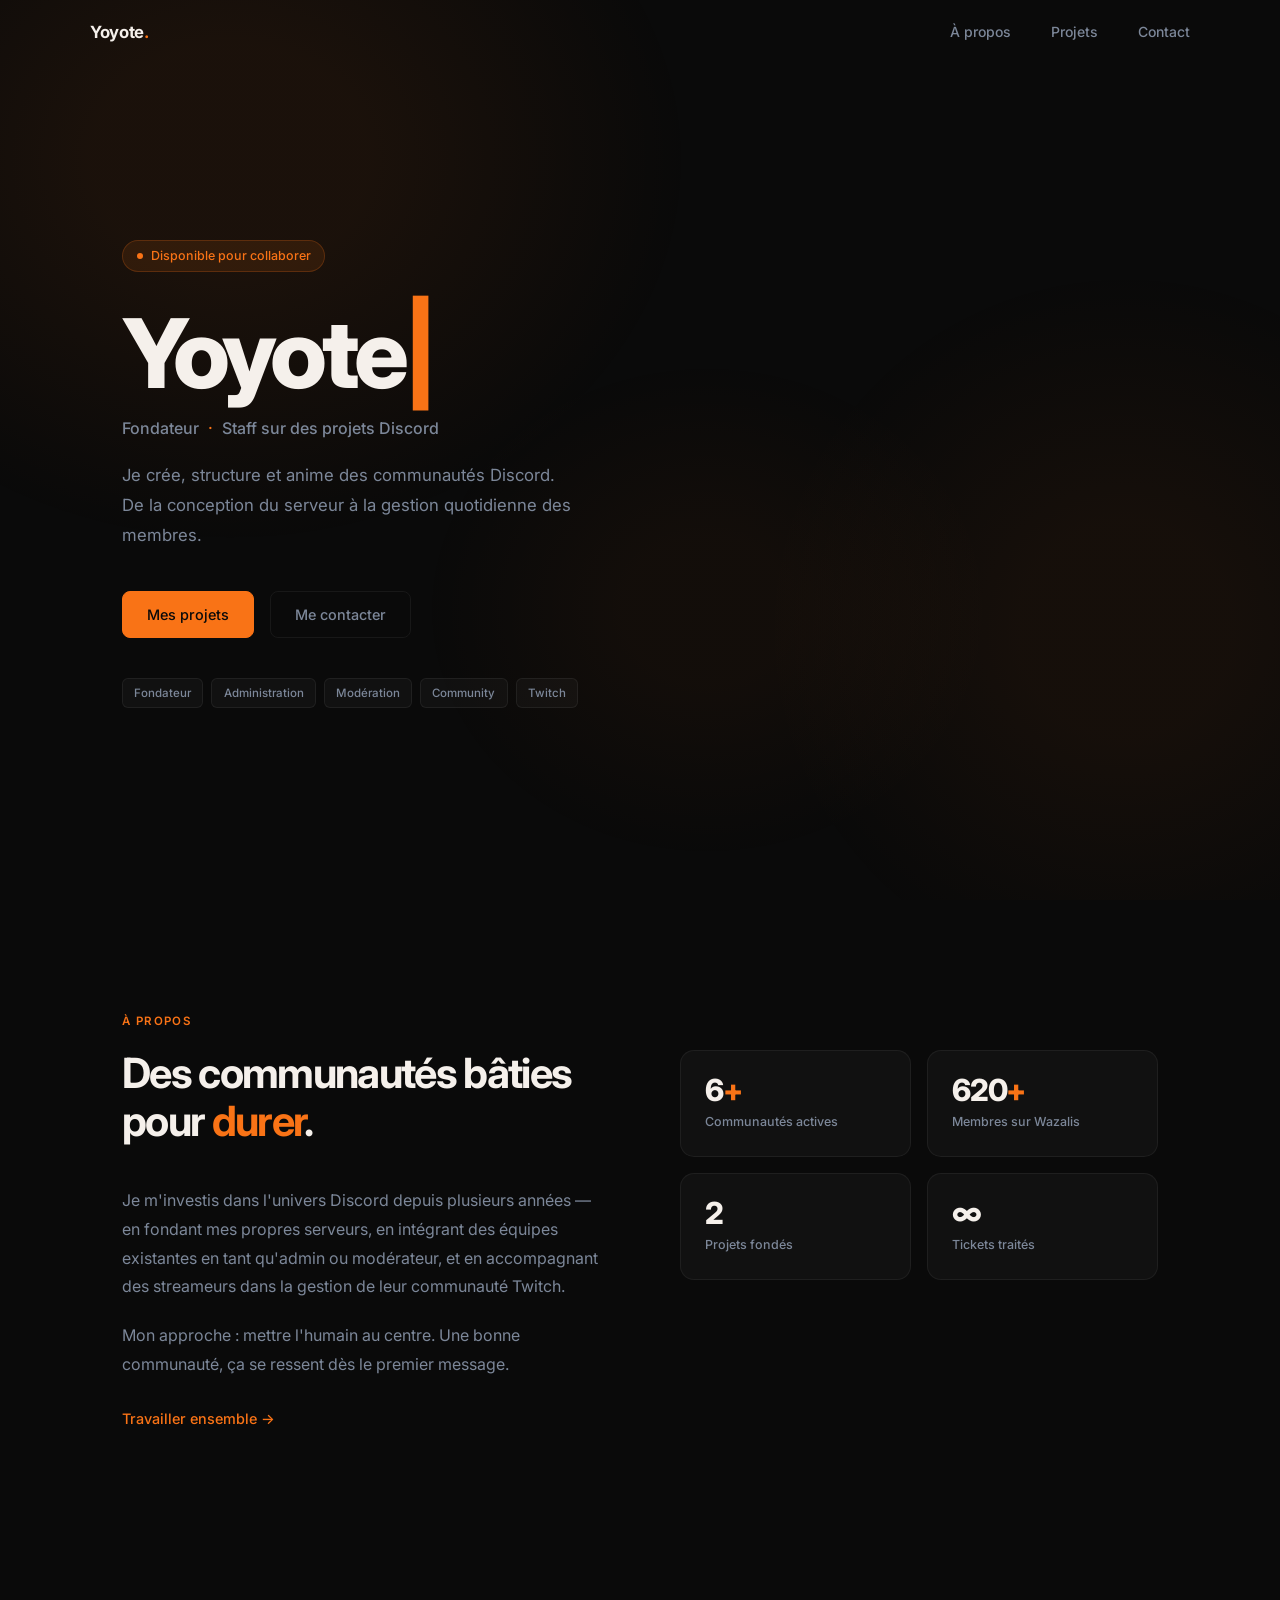
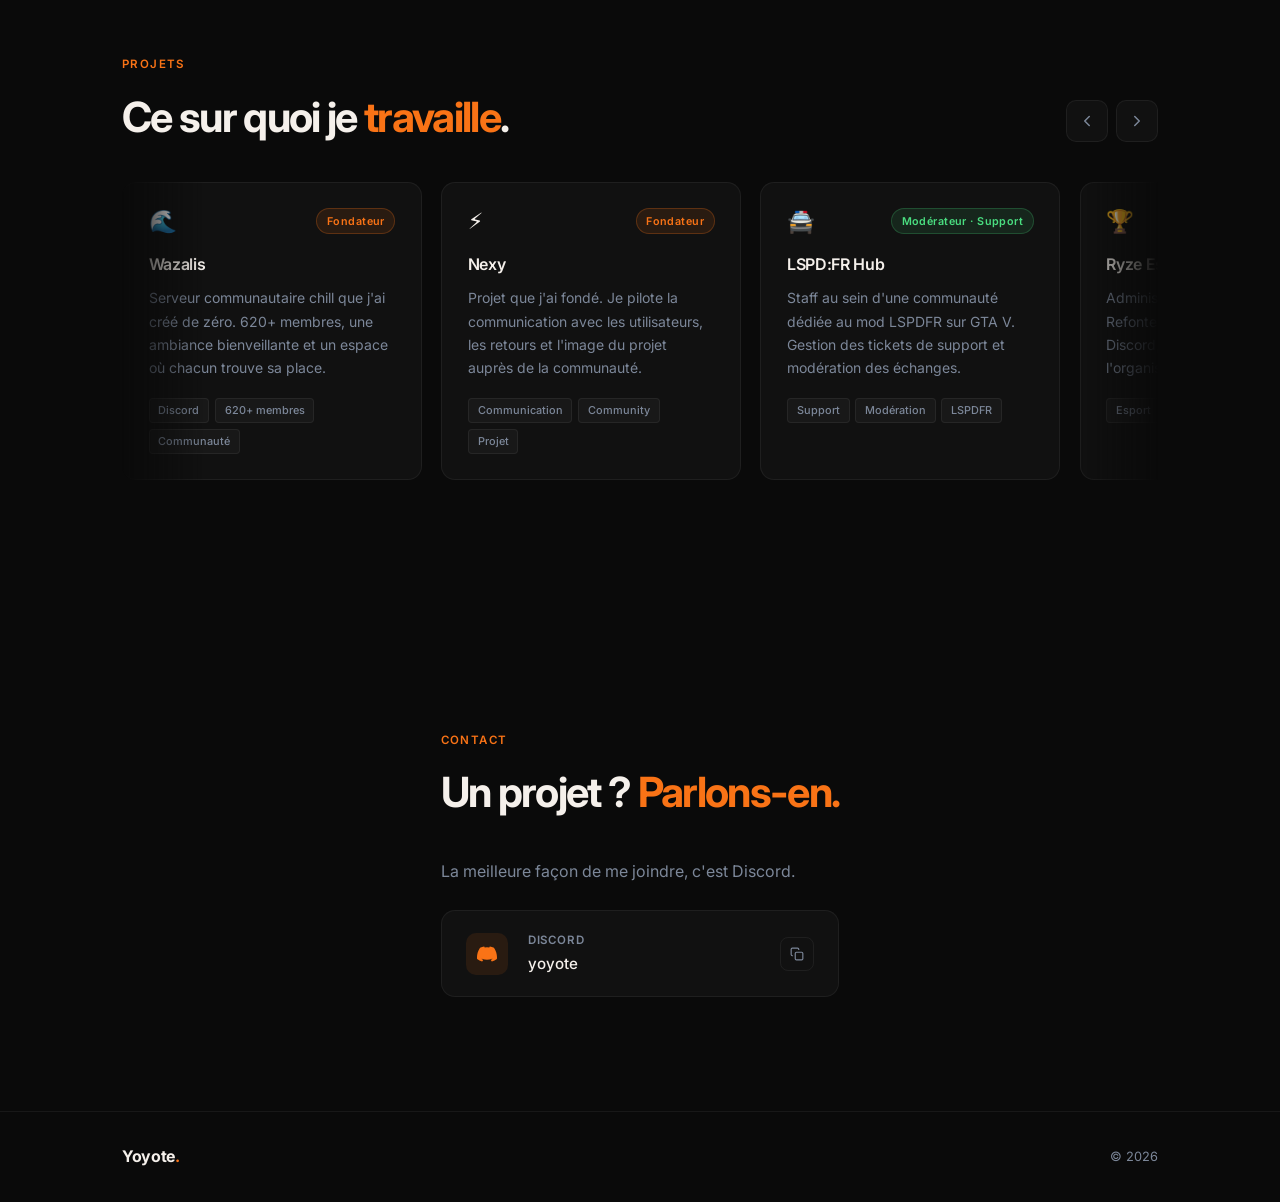
<file: index.html>
<!DOCTYPE html>
<html lang="fr">
<head>
  <meta charset="UTF-8" />
  <meta name="viewport" content="width=device-width, initial-scale=1.0" />
  <title>Yoyote</title>
  <meta name="description" content="Yoyote — Fondateur de projets Discord et membre du staff (administration, modération) sur plusieurs communautés." />
  <meta name="theme-color" content="#0a0a0a" />
  <link rel="canonical" href="https://yoyote07.github.io/" />
  <link rel="icon" href="favicon.svg" type="image/svg+xml" />
  <link rel="apple-touch-icon" href="apple-touch-icon.png" />

  <meta property="og:type" content="website" />
  <meta property="og:locale" content="fr_FR" />
  <meta property="og:url" content="https://yoyote07.github.io/" />
  <meta property="og:title" content="Yoyote — Fondateur &amp; staff Discord" />
  <meta property="og:description" content="Je crée, structure et anime des communautés Discord. De la conception du serveur à la gestion quotidienne des membres." />
  <meta property="og:image" content="https://yoyote07.github.io/og-image.png" />
  <meta property="og:image:width" content="1200" />
  <meta property="og:image:height" content="630" />
  <meta property="og:image:alt" content="Yoyote — Fondateur · Staff sur des projets Discord" />
  <meta name="twitter:card" content="summary_large_image" />
  <script type="application/ld+json">
  {
    "@context": "https://schema.org",
    "@type": "Person",
    "name": "Yoyote",
    "url": "https://yoyote07.github.io/",
    "image": "https://yoyote07.github.io/og-image.png",
    "knowsAbout": ["Discord", "Administration", "Modération", "Gestion de communauté"]
  }
  </script>
  <link rel="preconnect" href="https://fonts.googleapis.com" />
  <link rel="preconnect" href="https://fonts.gstatic.com" crossorigin />
  <link href="https://fonts.googleapis.com/css2?family=Inter:wght@400;500;600;700;800&display=swap" rel="stylesheet" />
  <link rel="stylesheet" href="style.css" />
  <script>document.documentElement.classList.add('js');</script>
</head>
<body>

  <div class="bg-lights" aria-hidden="true">
    <div class="bg-light l1"></div>
    <div class="bg-light l2"></div>
    <div class="bg-light l3"></div>
  </div>

  <nav class="nav" id="nav">
    <div class="nav-inner">
      <a href="#" class="nav-logo">Yoyote<span class="dot-acc">.</span></a>
      <ul class="nav-links">
        <li><a href="#about" data-section="about">À propos</a></li>
        <li><a href="#projects" data-section="projects">Projets</a></li>
        <li><a href="#contact" data-section="contact">Contact</a></li>
      </ul>
      <button class="nav-toggle" id="nav-toggle" aria-label="Ouvrir le menu" aria-expanded="false" aria-controls="mobile-menu">
        <span></span><span></span>
      </button>
    </div>
  </nav>

  <div class="mobile-menu" id="mobile-menu">
    <ul>
      <li><a href="#about" class="mobile-link">À propos</a></li>
      <li><a href="#projects" class="mobile-link">Projets</a></li>
      <li><a href="#contact" class="mobile-link">Contact</a></li>
    </ul>
  </div>

  <main>

    <section class="hero" id="hero">
      <div class="hero-inner">
        <div class="hero-badge fade-hero">
          <span class="badge-dot"></span>
          Disponible pour collaborer
        </div>
        <h1 class="hero-title fade-hero">
          <span class="sr-only">Yoyote</span><span id="typed-name" aria-hidden="true">Yoyote</span><span class="blink" id="blink" aria-hidden="true">|</span>
        </h1>
        <p class="hero-sub fade-hero">
          Fondateur <span class="sep">·</span> Staff sur des projets Discord
        </p>
        <p class="hero-desc fade-hero">
          Je crée, structure et anime des communautés Discord.<br class="br-d" />
          De la conception du serveur à la gestion quotidienne des membres.
        </p>
        <div class="hero-actions fade-hero">
          <a href="#projects" class="btn btn-primary">Mes projets</a>
          <a href="#contact" class="btn btn-outline">Me contacter</a>
        </div>
        <div class="hero-tags fade-hero">
          <span>Fondateur</span>
          <span>Administration</span>
          <span>Modération</span>
          <span>Community</span>
          <span>Twitch</span>
        </div>
      </div>
    </section>

    <section class="section" id="about">
      <div class="container">
        <p class="label fade-up">À propos</p>
        <div class="about-grid">
          <div class="fade-up">
            <h2 class="section-title">Des communautés bâties pour <em>durer</em>.</h2>
            <p class="body-text">
              Je m'investis dans l'univers Discord depuis plusieurs années — en fondant mes propres serveurs,
              en intégrant des équipes existantes en tant qu'admin ou modérateur, et en accompagnant
              des streameurs dans la gestion de leur communauté Twitch.
            </p>
            <p class="body-text">
              Mon approche : mettre l'humain au centre. Une bonne communauté, ça se ressent dès le premier message.
            </p>
            <a href="#contact" class="link-arrow">Travailler ensemble →</a>
          </div>
          <div class="stats-grid fade-up">
            <div class="stat">
              <div class="stat-val">6<span class="acc">+</span></div>
              <div class="stat-lbl">Communautés actives</div>
            </div>
            <div class="stat">
              <div class="stat-val">620<span class="acc">+</span></div>
              <div class="stat-lbl">Membres sur Wazalis</div>
            </div>
            <div class="stat">
              <div class="stat-val">2</div>
              <div class="stat-lbl">Projets fondés</div>
            </div>
            <div class="stat">
              <div class="stat-val">∞</div>
              <div class="stat-lbl">Tickets traités</div>
            </div>
          </div>
        </div>
      </div>
    </section>

    <section class="section" id="projects">
      <div class="container">
        <p class="label fade-up">Projets</p>
        <div class="projects-head">
          <h2 class="section-title fade-up">Ce sur quoi je <em>travaille</em>.</h2>
          <div class="carousel-controls fade-up">
            <button class="carousel-btn" id="carousel-prev" aria-label="Projet précédent" aria-controls="carousel-track">
              <svg viewBox="0 0 24 24" fill="none" stroke="currentColor" stroke-width="2" stroke-linecap="round" stroke-linejoin="round" aria-hidden="true"><path d="M15 18l-6-6 6-6"/></svg>
            </button>
            <button class="carousel-btn" id="carousel-next" aria-label="Projet suivant" aria-controls="carousel-track">
              <svg viewBox="0 0 24 24" fill="none" stroke="currentColor" stroke-width="2" stroke-linecap="round" stroke-linejoin="round" aria-hidden="true"><path d="M9 18l6-6-6-6"/></svg>
            </button>
          </div>
        </div>
        <div class="carousel-wrap fade-up">
          <div class="carousel-track" id="carousel-track">
            <div class="carousel-inner" id="carousel-inner">

              <article class="card">
                <div class="card-top">
                  <span class="card-emoji">🌊</span>
                  <span class="role-badge role-founder">Fondateur</span>
                </div>
                <h3 class="card-title">Wazalis</h3>
                <p class="card-desc">Serveur communautaire chill que j'ai créé de zéro. 620+ membres, une ambiance bienveillante et un espace où chacun trouve sa place.</p>
                <div class="card-tags"><span>Discord</span><span>620+ membres</span><span>Communauté</span></div>
              </article>

              <article class="card">
                <div class="card-top">
                  <span class="card-emoji">⚡</span>
                  <span class="role-badge role-founder">Fondateur</span>
                </div>
                <h3 class="card-title">Nexy</h3>
                <p class="card-desc">Projet que j'ai fondé. Je pilote la communication avec les utilisateurs, les retours et l'image du projet auprès de la communauté.</p>
                <div class="card-tags"><span>Communication</span><span>Community</span><span>Projet</span></div>
              </article>

              <article class="card">
                <div class="card-top">
                  <span class="card-emoji">🚔</span>
                  <span class="role-badge role-staff">Modérateur · Support</span>
                </div>
                <h3 class="card-title">LSPD:FR Hub</h3>
                <p class="card-desc">Staff au sein d'une communauté dédiée au mod LSPDFR sur GTA V. Gestion des tickets de support et modération des échanges.</p>
                <div class="card-tags"><span>Support</span><span>Modération</span><span>LSPDFR</span></div>
              </article>

              <article class="card">
                <div class="card-top">
                  <span class="card-emoji">🏆</span>
                  <span class="role-badge role-admin">Administrateur</span>
                </div>
                <h3 class="card-title">Ryze Esport</h3>
                <p class="card-desc">Administrateur de la team esport. Refonte complète de leur serveur Discord, structuration de l'organisation et gestion quotidienne.</p>
                <div class="card-tags"><span>Esport</span><span>Admin</span><span>Refonte serveur</span></div>
              </article>

              <article class="card">
                <div class="card-top">
                  <span class="card-emoji">🌐</span>
                  <span class="role-badge role-staff">Modérateur</span>
                </div>
                <h3 class="card-title">SMG3</h3>
                <p class="card-desc">Modérateur d'une communauté majoritairement anglophone. Gestion multilingue des échanges et maintien d'un espace sain pour tous.</p>
                <div class="card-tags"><span>Anglophone</span><span>Modération</span><span>International</span></div>
              </article>

              <article class="card">
                <div class="card-top">
                  <span class="card-emoji">🎙️</span>
                  <span class="role-badge role-staff">Modérateur</span>
                </div>
                <h3 class="card-title">Streameurs Twitch</h3>
                <p class="card-desc">Modérateur chez plusieurs streameurs Twitch. Animation du chat, gestion des interactions et maintien d'une atmosphère positive en live.</p>
                <div class="card-tags"><span>Twitch</span><span>Live</span><span>Modération</span></div>
              </article>

            </div>
          </div>
        </div>
      </div>
    </section>

    <section class="section section-contact" id="contact">
      <div class="container">
        <p class="label fade-up">Contact</p>
        <div class="contact-wrap">
          <h2 class="section-title fade-up">Un projet ? <em>Parlons-en.</em></h2>
          <p class="body-text fade-up">La meilleure façon de me joindre, c'est Discord.</p>
          <div class="contact-card fade-up">
            <div class="contact-icon">
              <svg viewBox="0 0 24 24" fill="currentColor"><path d="M20.317 4.37a19.791 19.791 0 00-4.885-1.515.074.074 0 00-.079.037c-.21.375-.444.864-.608 1.25a18.27 18.27 0 00-5.487 0 12.64 12.64 0 00-.617-1.25.077.077 0 00-.079-.037A19.736 19.736 0 003.677 4.37a.07.07 0 00-.032.027C.533 9.046-.32 13.58.099 18.057a.082.082 0 00.031.057 19.9 19.9 0 005.993 3.03.078.078 0 00.084-.028c.462-.63.874-1.295 1.226-1.994a.076.076 0 00-.041-.106 13.107 13.107 0 01-1.872-.892.077.077 0 01-.008-.128 10.2 10.2 0 00.372-.292.074.074 0 01.077-.01c3.928 1.793 8.18 1.793 12.062 0a.074.074 0 01.078.01c.12.098.246.198.373.292a.077.077 0 01-.006.127 12.299 12.299 0 01-1.873.892.077.077 0 00-.041.107c.36.698.772 1.362 1.225 1.993a.076.076 0 00.084.028 19.839 19.839 0 006.002-3.03.077.077 0 00.032-.054c.5-5.177-.838-9.674-3.549-13.66a.061.061 0 00-.031-.03z"/></svg>
            </div>
            <div class="contact-info">
              <div class="contact-label">Discord</div>
              <div class="contact-value">yoyote</div>
            </div>
            <span class="copy-toast" id="copy-toast" role="status" aria-live="polite"></span>
            <button class="copy-btn" onclick="copyDiscord(this)" title="Copier" aria-label="Copier le pseudo Discord">
              <svg viewBox="0 0 24 24" fill="none" stroke="currentColor" stroke-width="2"><rect x="9" y="9" width="13" height="13" rx="2"/><path d="M5 15H4a2 2 0 01-2-2V4a2 2 0 012-2h9a2 2 0 012 2v1"/></svg>
            </button>
          </div>
        </div>
      </div>
    </section>

  </main>

  <footer class="footer">
    <div class="container footer-inner">
      <span class="footer-name">Yoyote<span class="dot-acc">.</span></span>
      <span class="footer-copy">© <span id="year"></span></span>
    </div>
  </footer>

  <script src="script.js"></script>
</body>
</html>
</file>
<file: style.css>
/* ── RESET ── */
*, *::before, *::after { box-sizing: border-box; margin: 0; padding: 0; }

/* ── TOKENS ── */
:root {
  --bg:       #0a0a0a;
  --surface:  #111111;
  --surface2: #171717;
  --border:   rgba(255,255,255,0.06);
  --border-h: rgba(249,115,22,0.35);
  --text:     #f5f0eb;
  --muted:    #7c8799;
  --acc:      #f97316;
  --acc-dim:  rgba(249,115,22,0.1);
  --acc-glow: rgba(249,115,22,0.15);
  --gold:     #fbbf24;
  --teal:     #2dd4bf;
  --green:    #4ade80;
  --font: 'Inter', system-ui, sans-serif;
  --ease: cubic-bezier(0.25,0.46,0.45,0.94);
  --ease-out: cubic-bezier(0.16,1,0.3,1);
  --r: 14px;
}

html { scroll-behavior: smooth; -webkit-font-smoothing: antialiased; }

.sr-only {
  position: absolute; width: 1px; height: 1px; padding: 0; margin: -1px;
  overflow: hidden; clip: rect(0,0,0,0); white-space: nowrap; border: 0;
}

body {
  font-family: var(--font);
  background: var(--bg);
  color: var(--text);
  overflow-x: hidden;
  line-height: 1.6;
}

/* ── BG LIGHTS ── */
.bg-lights {
  position: fixed; inset: 0;
  z-index: 0; pointer-events: none; overflow: hidden;
}
/* Dégradés radiaux plutôt qu'un filtre blur : même rendu, bien moins coûteux sur mobile */
.bg-light { position: absolute; border-radius: 50%; background: radial-gradient(closest-side, var(--c) 30%, transparent); }
.l1 { width: 920px; height: 770px; --c: rgba(249,115,22,0.07); top: -25%; left: -18%; }
.l2 { width: 720px; height: 720px; --c: rgba(249,115,22,0.05); bottom: -10%; right: -16%; }
.l3 { width: 570px; height: 500px; --c: rgba(249,115,22,0.04); top: 40%; left: 33%; }

/* ── NAV ── */
.nav {
  position: fixed; top: 0; left: 0; right: 0;
  z-index: 100; padding: 0 2rem;
  transition: background .4s var(--ease);
}
.nav.scrolled {
  background: rgba(10,10,10,0.7);
  backdrop-filter: blur(24px);
  -webkit-backdrop-filter: blur(24px);
}
.nav-inner {
  max-width: 1100px; margin: 0 auto;
  display: flex; align-items: center; justify-content: space-between;
  height: 64px;
}
.nav-logo {
  font-size: 1.05rem; font-weight: 700;
  color: var(--text); text-decoration: none; letter-spacing: -0.02em;
}
.dot-acc { color: var(--acc); }
.nav-links { display: flex; gap: 2.5rem; list-style: none; }
.nav-links a {
  color: var(--muted); text-decoration: none;
  font-size: .875rem; font-weight: 500; transition: color .2s;
  position: relative;
}
.nav-links a::after {
  content: ''; position: absolute; bottom: -2px; left: 0;
  width: 0; height: 1px; background: var(--acc);
  transition: width .28s var(--ease);
}
.nav-links a:hover, .nav-links a.active { color: var(--text); }
.nav-links a:hover::after, .nav-links a.active::after { width: 100%; }
.nav-toggle {
  display: none; flex-direction: column; gap: 5px;
  background: none; border: none; cursor: pointer; padding: 4px;
}
.nav-toggle span { display: block; width: 22px; height: 1.5px; background: var(--muted); transition: all .25s var(--ease); }

/* ── MOBILE MENU ── */
.mobile-menu {
  position: fixed; inset: 0; background: rgba(10,10,10,0.97);
  z-index: 99; display: flex; align-items: center; justify-content: center;
  opacity: 0; visibility: hidden; pointer-events: none;
  transition: opacity .3s var(--ease), visibility .3s;
}
.mobile-menu.open { opacity: 1; visibility: visible; pointer-events: all; }
.mobile-menu ul { list-style: none; text-align: center; display: flex; flex-direction: column; gap: 2rem; }
.mobile-link { font-size: 2rem; font-weight: 700; color: var(--text); text-decoration: none; letter-spacing: -0.03em; transition: color .2s; }
.mobile-link:hover { color: var(--acc); }

/* ── LAYOUT ── */
.container { max-width: 1100px; margin: 0 auto; padding: 0 2rem; position: relative; z-index: 1; }
main, .section, .hero { background: transparent; }
.section { padding: 7rem 0; position: relative; z-index: 1; }

/* ── REVEAL ANIMATION (clip-path) ──
   Préfixé par .js : sans JavaScript, le contenu reste visible */
.reveal {
  overflow: hidden;
  display: block;
}
.reveal-inner { display: block; }
.js .reveal-inner {
  transform: translateY(100%);
  transition: transform .75s var(--ease-out);
}
.js .reveal.visible .reveal-inner { transform: translateY(0); }

.js .fade-up {
  opacity: 0; transform: translateY(28px);
  transition: opacity .65s var(--ease), transform .65s var(--ease);
}
.js .fade-up.visible { opacity: 1; transform: translateY(0); }
.fade-up:nth-child(2) { transition-delay:.08s; }
.fade-up:nth-child(3) { transition-delay:.16s; }
.fade-up:nth-child(4) { transition-delay:.24s; }
.fade-up:nth-child(5) { transition-delay:.32s; }
.fade-up:nth-child(6) { transition-delay:.40s; }
.fade-up:nth-child(7) { transition-delay:.48s; }

/* ── HERO ── */
.hero {
  min-height: 100dvh; display: flex; align-items: center;
  padding: 8rem 2rem 5rem;
  position: relative; z-index: 1;
  max-width: 1100px; margin: 0 auto;
}

/* hero fade-ins au chargement */
.fade-hero { opacity: 0; animation: fadeUp .7s var(--ease-out) forwards; }
.fade-hero:nth-child(1) { animation-delay:.1s; }
.fade-hero:nth-child(2) { animation-delay:.28s; }
.fade-hero:nth-child(3) { animation-delay:.44s; }
.fade-hero:nth-child(4) { animation-delay:.58s; }
.fade-hero:nth-child(5) { animation-delay:.72s; }
.fade-hero:nth-child(6) { animation-delay:.86s; }
@keyframes fadeUp { from{opacity:0;transform:translateY(22px)} to{opacity:1;transform:translateY(0)} }

.hero-badge {
  display: inline-flex; align-items: center; gap:.5rem;
  font-size: .78rem; font-weight: 500; color: var(--acc);
  background: var(--acc-dim); border: 1px solid rgba(249,115,22,.22);
  padding: .3rem .85rem; border-radius: 100px; margin-bottom: 2rem;
}
.badge-dot { width:6px; height:6px; border-radius:50%; background:var(--acc); animation: pulse 2s ease-in-out infinite; }
@keyframes pulse { 0%,100%{opacity:1} 50%{opacity:.3} }

.hero-title {
  font-size: clamp(3.2rem,8.5vw,6rem);
  font-weight: 800; letter-spacing: -0.055em; line-height: 1.03;
  color: var(--text); margin-bottom: .8rem;
}
.blink { color: var(--acc); animation: blink 1s step-end infinite; }
@keyframes blink { 0%,100%{opacity:1} 50%{opacity:0} }

.hero-sub { font-size: 1rem; font-weight: 500; color: var(--muted); margin-bottom: 1.25rem; }
.sep { color: var(--acc); margin: 0 .3rem; }

.hero-desc { font-size: 1.05rem; color: var(--muted); max-width: 490px; line-height: 1.78; margin-bottom: 2.5rem; }
.br-d { display: block; }

.hero-actions { display: flex; gap: 1rem; flex-wrap: wrap; margin-bottom: 2.5rem; }
.btn {
  display: inline-flex; align-items: center; padding: .7rem 1.5rem;
  border-radius: 8px; font-size: .9rem; font-weight: 500;
  text-decoration: none; cursor: pointer; border: 1px solid transparent;
  transition: all .22s var(--ease);
}
.btn-primary { background: var(--acc); color: #0a0a0a; border-color: var(--acc); }
.btn-primary:hover { background: #fb923c; border-color: #fb923c; transform: translateY(-2px); box-shadow: 0 8px 28px rgba(249,115,22,.28); }
.btn-outline { background: transparent; color: var(--muted); border-color: var(--border); }
.btn-outline:hover { color: var(--text); border-color: rgba(255,255,255,.14); transform: translateY(-2px); }

.hero-tags { display: flex; gap: .5rem; flex-wrap: wrap; }
.hero-tags span { font-size: .72rem; font-weight: 500; color: var(--muted); background: rgba(255,255,255,.03); border: 1px solid var(--border); padding: .28rem .7rem; border-radius: 6px; }

/* ── LABELS & TITLES ── */
.label { font-size: .72rem; font-weight: 600; letter-spacing: .12em; text-transform: uppercase; color: var(--acc); margin-bottom: 1.25rem; }
.section-title { font-size: clamp(1.8rem,4vw,2.6rem); font-weight: 700; letter-spacing: -0.04em; line-height: 1.15; color: var(--text); margin-bottom: 2.5rem; }
.section-title em { font-style: normal; color: var(--acc); }
.body-text { color: var(--muted); font-size: 1rem; line-height: 1.8; margin-bottom: 1.25rem; max-width: 520px; }
.link-arrow { color: var(--acc); text-decoration: none; font-size: .9rem; font-weight: 500; display: inline-block; margin-top: .5rem; transition: opacity .2s; }
.link-arrow:hover { opacity: .7; }

/* ── ABOUT ── */
.about-grid { display: grid; grid-template-columns: 1fr 1fr; gap: 5rem; align-items: start; }
.stats-grid { display: grid; grid-template-columns: 1fr 1fr; gap: 1rem; }
.stat {
  background: var(--surface); border: 1px solid var(--border);
  border-radius: var(--r); padding: 1.5rem;
  transition: border-color .25s, transform .25s;
}
.stat:hover { border-color: var(--border-h); transform: translateY(-2px); }
.stat-val { font-size: 1.9rem; font-weight: 800; letter-spacing: -0.04em; line-height: 1; margin-bottom: .4rem; color: var(--text); }
.acc { color: var(--acc); }
.stat-lbl { font-size: .78rem; color: var(--muted); font-weight: 500; }

/* ── CARDS GRID ── */
.cards-grid { display: grid; grid-template-columns: repeat(3,1fr); gap: 1.1rem; }

/* Glow effet souris sur les cartes */
.card {
  background: var(--surface);
  border: 1px solid var(--border);
  border-radius: var(--r);
  padding: 1.6rem;
  position: relative;
  overflow: hidden;
  transition: border-color .25s var(--ease), transform .28s var(--ease), box-shadow .28s var(--ease);
  /* glow dynamique via JS */
  --mx: 50%; --my: 50%;
}
.card::before {
  content: '';
  position: absolute;
  inset: 0;
  background: radial-gradient(280px circle at var(--mx) var(--my), rgba(249,115,22,.07), transparent 70%);
  opacity: 0;
  transition: opacity .3s;
  pointer-events: none;
  border-radius: var(--r);
}
.card:hover { border-color: var(--border-h); transform: translateY(-4px); box-shadow: 0 20px 48px rgba(0,0,0,.4); }
.card:hover::before { opacity: 1; }

.card-top { display: flex; justify-content: space-between; align-items: center; margin-bottom: 1.1rem; }
.card-emoji { font-size: 1.4rem; line-height: 1; }

.role-badge { font-size: .67rem; font-weight: 600; padding: .22rem .6rem; border-radius: 100px; letter-spacing: .04em; white-space: nowrap; }
.role-founder { background: rgba(249,115,22,.1);  color: var(--acc);   border: 1px solid rgba(249,115,22,.25); }
.role-admin   { background: rgba(251,191,36,.1);  color: var(--gold);  border: 1px solid rgba(251,191,36,.22); }
.role-staff   { background: rgba(74,222,128,.1);  color: var(--green); border: 1px solid rgba(74,222,128,.22); }

.card-title { font-size: 1rem; font-weight: 600; letter-spacing: -0.02em; color: var(--text); margin-bottom: .55rem; }
.card-desc  { font-size: .875rem; color: var(--muted); line-height: 1.65; margin-bottom: 1.2rem; }
.card-tags  { display: flex; flex-wrap: wrap; gap: .35rem; }
.card-tags span { font-size: .68rem; font-weight: 500; color: var(--muted); background: rgba(255,255,255,.03); border: 1px solid var(--border); padding: .18rem .55rem; border-radius: 4px; }

/* ── CONTACT ── */
.section-contact { min-height: 55vh; display: flex; align-items: center; }
.contact-wrap { max-width: 560px; }
.contact-card {
  display: flex; align-items: center; gap: 1.25rem;
  padding: 1.25rem 1.5rem;
  background: var(--surface); border: 1px solid var(--border); border-radius: var(--r);
  margin-top: 1.5rem; transition: border-color .25s;
  position: relative;
}
.contact-card:hover { border-color: var(--border-h); }
.contact-icon { width: 42px; height: 42px; display: flex; align-items: center; justify-content: center; background: var(--acc-dim); border-radius: 10px; color: var(--acc); flex-shrink: 0; }
.contact-icon svg { width: 20px; height: 20px; }
.contact-label { font-size: .72rem; font-weight: 600; color: var(--muted); text-transform: uppercase; letter-spacing: .08em; margin-bottom: .2rem; }
.contact-value { font-size: .95rem; font-weight: 500; color: var(--text); }
.copy-btn { margin-left: auto; width: 34px; height: 34px; display: flex; align-items: center; justify-content: center; border-radius: 8px; background: none; border: 1px solid var(--border); color: var(--muted); cursor: pointer; transition: all .2s; flex-shrink: 0; }
.copy-btn svg { width: 14px; height: 14px; }
.copy-btn:hover { color: var(--acc); border-color: rgba(249,115,22,.35); background: var(--acc-dim); }
.copy-btn:focus-visible, .btn:focus-visible, .nav-toggle:focus-visible { outline: 2px solid var(--acc); outline-offset: 2px; }
.copy-toast {
  position: absolute; right: .75rem; bottom: calc(100% + .5rem);
  font-size: .78rem; font-weight: 500; color: #0a0a0a; background: var(--acc);
  padding: .3rem .7rem; border-radius: 6px; white-space: nowrap;
  opacity: 0; transform: translateY(4px); pointer-events: none;
  transition: opacity .2s var(--ease), transform .2s var(--ease);
}
.copy-toast.show { opacity: 1; transform: translateY(0); }
.copy-toast.error { background: var(--surface2); color: var(--text); border: 1px solid var(--border); }

/* ── FOOTER ── */
.footer { border-top: 1px solid var(--border); padding: 2rem; position: relative; z-index: 1; }
.footer-inner { display: flex; align-items: center; justify-content: space-between; flex-wrap: wrap; gap: 1rem; max-width: 1100px; margin: 0 auto; }
.footer-name { font-size: 1rem; font-weight: 700; color: var(--text); letter-spacing: -0.02em; }
.footer-copy { font-size: .8rem; color: var(--muted); }

/* ── REDUCED MOTION ── */
@media (prefers-reduced-motion: reduce) {
  *, *::before, *::after { animation-duration:.01ms!important; transition-duration:.01ms!important; }
  .js .fade-up, .js .reveal-inner { opacity:1; transform:none; }
}

/* ── RESPONSIVE ── */
@media (max-width:900px) {
  .nav-links { display:none; } .nav-toggle { display:flex; }
  .about-grid { grid-template-columns:1fr; gap:3rem; }
  .cards-grid { grid-template-columns:repeat(2,1fr); }
}
@media (max-width:600px) {
  .section { padding:5rem 0; }
  .hero { padding:7rem 1.5rem 4rem; }
  .hero-title { font-size:clamp(2.6rem,11vw,3.5rem); }
  .hero-actions { flex-direction:column; } .btn { justify-content:center; }
  .cards-grid { grid-template-columns:1fr; }
  .stats-grid { grid-template-columns:1fr 1fr; }
  .br-d { display:none; }
  .container { padding:0 1.5rem; }
  .footer-inner { flex-direction:column; text-align:center; }
  .section-title { font-size:clamp(1.6rem,7vw,2rem); }
}

/* ── CAROUSEL ── */
.carousel-wrap {
  position: relative;
  overflow: hidden;
  /* fondu sur les bords */
  mask-image: linear-gradient(to right, transparent 0%, black 8%, black 92%, transparent 100%);
  -webkit-mask-image: linear-gradient(to right, transparent 0%, black 8%, black 92%, transparent 100%);
}

.carousel-track {
  display: flex;
  gap: 1.2rem;
  overflow: hidden;
  padding: 1.5rem 0;
}

.carousel-inner {
  display: flex;
  gap: 1.2rem;
  width: max-content;
  flex-shrink: 0;
  flex-wrap: nowrap;
  animation: scroll-left 30s linear infinite;
}

.carousel-inner:hover,
.carousel-wrap:hover .carousel-inner {
  animation-play-state: paused;
}

@keyframes scroll-left {
  0%   { transform: translateX(0); }
  100% { transform: translateX(calc(-100% - 1.2rem)); }
}

/* Titre + flèches */
.projects-head {
  display: flex; align-items: flex-end; justify-content: space-between;
  gap: 1.5rem; margin-bottom: 1rem;
}
.projects-head .section-title { margin-bottom: 0; }
.carousel-controls { display: flex; gap: .5rem; flex-shrink: 0; }
.carousel-btn {
  width: 42px; height: 42px; display: flex; align-items: center; justify-content: center;
  border-radius: 10px; background: var(--surface); border: 1px solid var(--border);
  color: var(--muted); cursor: pointer; transition: all .2s var(--ease);
}
.carousel-btn svg { width: 18px; height: 18px; }
.carousel-btn:hover { color: var(--acc); border-color: var(--border-h); background: var(--acc-dim); }
.carousel-btn:active { transform: scale(.94); }
.carousel-btn:focus-visible { outline: 2px solid var(--acc); outline-offset: 2px; }
/* Survol ou focus des flèches : le carrousel s'arrête pour qu'on puisse viser */
.carousel-hold .carousel-inner { animation-play-state: paused; }
@media (pointer: coarse) { .carousel-controls { display: none; } }

/* Les cartes dans le carousel ont une largeur fixe */
.carousel-inner .card {
  width: 300px;
  flex-shrink: 0;
}

/* Écran tactile ou animations réduites : défilement manuel au doigt / trackpad */
@media (prefers-reduced-motion: reduce), (pointer: coarse) {
  .carousel-wrap { mask-image: none; -webkit-mask-image: none; }
  .carousel-inner { animation: none; }
  .carousel-inner[aria-hidden="true"] { display: none; }
  .carousel-track {
    overflow-x: auto;
    scroll-snap-type: x mandatory;
    overscroll-behavior-x: contain;
    scrollbar-width: thin;
    scrollbar-color: rgba(249,115,22,.35) transparent;
  }
  .carousel-inner .card { scroll-snap-align: start; }
}
@media (max-width:600px) {
  .carousel-inner .card { width: min(300px, 82vw); }
}
</file>
